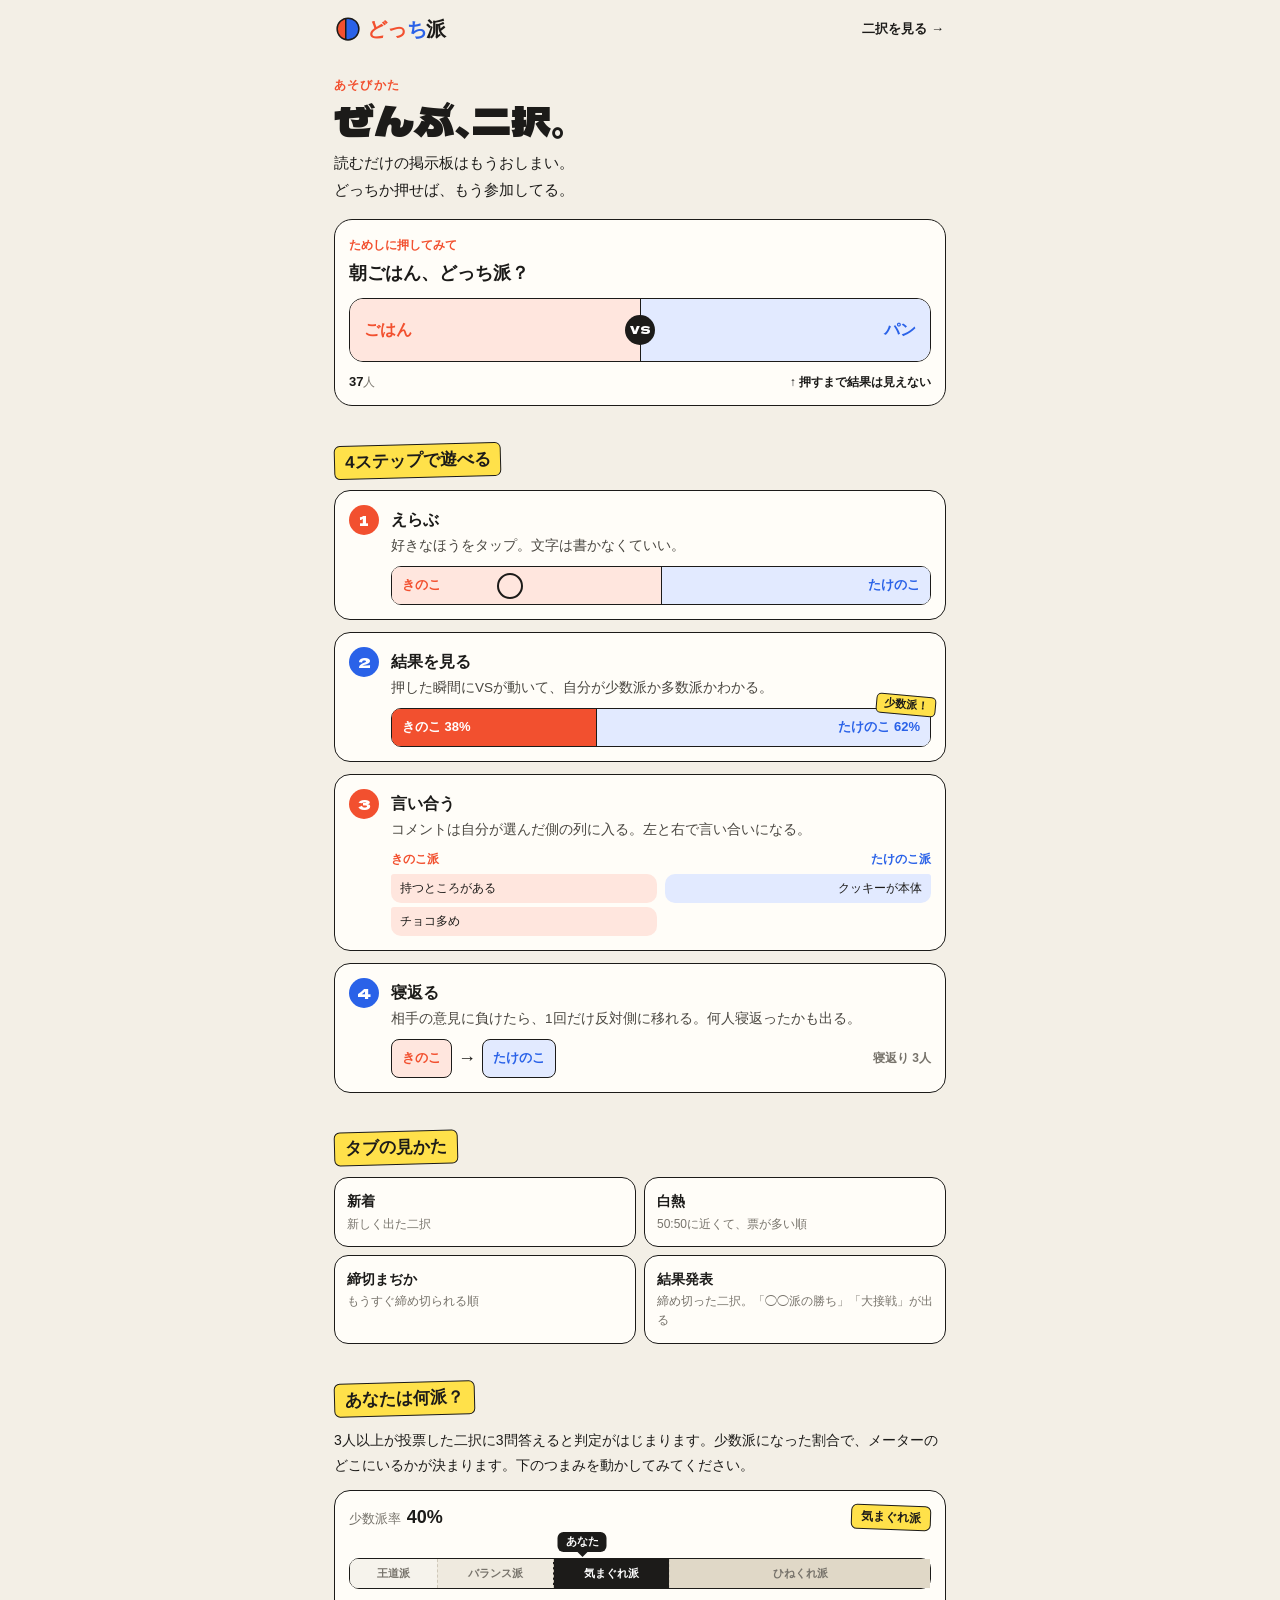
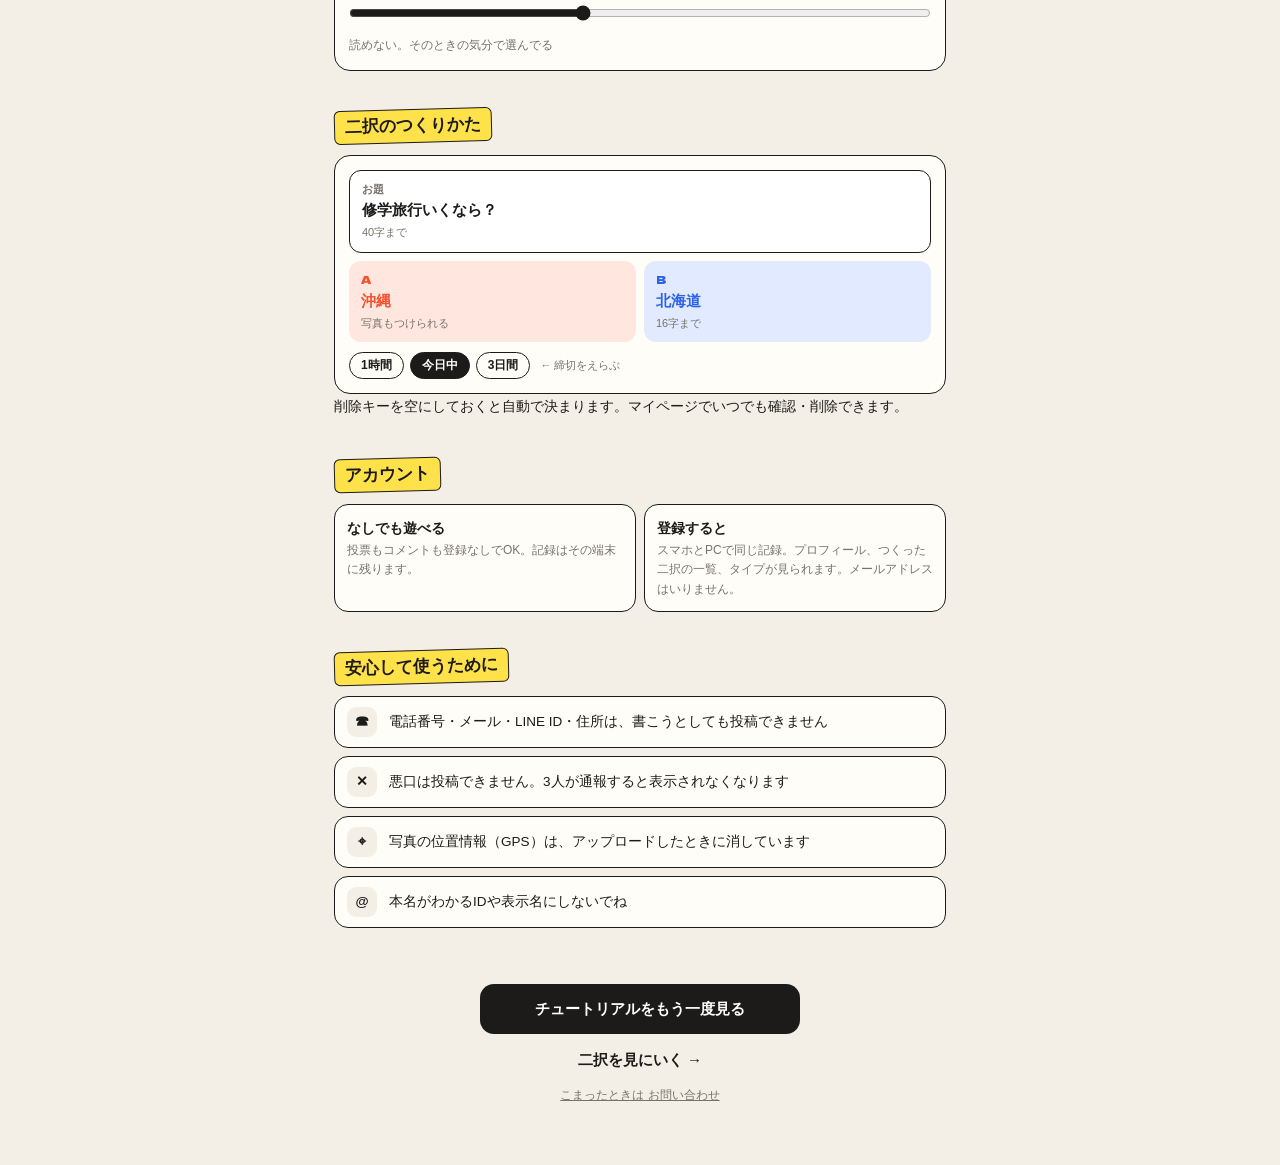
<file: static/about.html>
<!doctype html>
<html lang="ja">
<head>
<meta charset="utf-8">
<meta name="viewport" content="width=device-width, initial-scale=1, viewport-fit=cover">
<title>あそびかた - どっち派</title>
<link rel="icon" href="/static/favicon.svg" type="image/svg+xml">
<link rel="preconnect" href="https://fonts.googleapis.com">
<link rel="preconnect" href="https://fonts.gstatic.com" crossorigin>
<link href="https://fonts.googleapis.com/css2?family=Dela+Gothic+One&display=swap" rel="stylesheet">
<link rel="stylesheet" href="/static/style.css?v=33">
<script>if (window.self !== window.top) document.documentElement.classList.add("in-frame");</script>
</head>
<body class="guide">
<header class="top">
  <div class="top-in">
    <a class="logo" href="/"><img src="/static/favicon.svg" alt="" width="24" height="24"><span><b class="la">どっ</b><b class="lb">ち</b>派</span></a>
    <nav class="top-nav"><a href="/" class="login-link">二択を見る →</a></nav>
  </div>
</header>

<main class="wrap">
  <!-- 1. ためしに押してみる -->
  <section class="g-hero">
    <p class="g-kicker">あそびかた</p>
    <h1>ぜんぶ、二択。</h1>
    <p class="g-lead">読むだけの掲示板はもうおしまい。<br>どっちか押せば、もう参加してる。</p>

    <article class="card demo" id="demo1">
      <div class="card-head"><span class="who">ためしに押してみて</span><span class="sticker hidden"></span></div>
      <h2 class="q">朝ごはん、どっち派？</h2>
      <div class="rope" style="--pa: 50">
        <button type="button" class="side sa" data-side="a"><span class="opt">ごはん</span><span class="pct"></span></button>
        <span class="vs" aria-hidden="true">VS</span>
        <button type="button" class="side sb" data-side="b"><span class="opt">パン</span><span class="pct"></span></button>
      </div>
      <div class="card-foot"><span class="count"><b class="total">37</b>人</span><span class="g-hint" id="hint1">↑ 押すまで結果は見えない</span></div>
    </article>
  </section>

  <!-- 2. 4ステップ -->
  <section class="g-sec">
    <h2 class="g-h">4ステップで遊べる</h2>
    <ol class="g-steps">
      <li>
        <span class="g-num">1</span>
        <div class="g-body">
          <h3>えらぶ</h3>
          <p>好きなほうをタップ。文字は書かなくていい。</p>
          <div class="mini-rope"><span class="ma">きのこ</span><span class="mb">たけのこ</span><i class="tap"></i></div>
        </div>
      </li>
      <li>
        <span class="g-num">2</span>
        <div class="g-body">
          <h3>結果を見る</h3>
          <p>押した瞬間にVSが動いて、自分が少数派か多数派かわかる。</p>
          <div class="mini-rope result"><span class="ma on">きのこ 38%</span><span class="mb">たけのこ 62%</span><em class="mini-sticker">少数派！</em></div>
        </div>
      </li>
      <li>
        <span class="g-num">3</span>
        <div class="g-body">
          <h3>言い合う</h3>
          <p>コメントは自分が選んだ側の列に入る。左と右で言い合いになる。</p>
          <div class="mini-debate">
            <div><b class="a">きのこ派</b><i class="ba">持つところがある</i><i class="ba">チョコ多め</i></div>
            <div><b class="b">たけのこ派</b><i class="bb">クッキーが本体</i></div>
          </div>
        </div>
      </li>
      <li>
        <span class="g-num">4</span>
        <div class="g-body">
          <h3>寝返る</h3>
          <p>相手の意見に負けたら、1回だけ反対側に移れる。何人寝返ったかも出る。</p>
          <div class="mini-turn"><span class="ma">きのこ</span><span class="arrow">→</span><span class="mb">たけのこ</span><em>寝返り 3人</em></div>
        </div>
      </li>
    </ol>
  </section>

  <!-- 3. タブ -->
  <section class="g-sec">
    <h2 class="g-h">タブの見かた</h2>
    <div class="g-tabs">
      <div><b>新着</b><span>新しく出た二択</span></div>
      <div><b>白熱</b><span>50:50に近くて、票が多い順</span></div>
      <div><b>締切まぢか</b><span>もうすぐ締め切られる順</span></div>
      <div><b>結果発表</b><span>締め切った二択。「◯◯派の勝ち」「大接戦」が出る</span></div>
    </div>
  </section>

  <!-- 4. 何派か診断 -->
  <section class="g-sec">
    <h2 class="g-h">あなたは何派？</h2>
    <p class="g-p">3人以上が投票した二択に3問答えると判定がはじまります。少数派になった割合で、メーターのどこにいるかが決まります。下のつまみを動かしてみてください。</p>
    <div class="you ready g-you">
      <div class="you-top">
        <p class="you-title">少数派率 <b id="rateOut">40%</b></p>
        <span class="you-badge" id="typeOut">気まぐれ派</span>
      </div>
      <div class="scale" id="demoScale" style="--pos: 40">
        <span class="seg">王道派</span><span class="seg">バランス派</span><span class="seg hit">気まぐれ派</span><span class="seg">ひねくれ派</span>
        <span class="pin">あなた</span>
      </div>
      <input type="range" min="0" max="100" value="40" id="rateIn" aria-label="少数派率をうごかしてみる">
      <p class="g-small" id="descOut">読めない。そのときの気分で選んでる</p>
    </div>
  </section>

  <!-- 5. つくりかた -->
  <section class="g-sec">
    <h2 class="g-h">二択のつくりかた</h2>
    <div class="g-make">
      <div class="gm-q"><span>お題</span>修学旅行いくなら？<em>40字まで</em></div>
      <div class="gm-ab">
        <div class="gm-a"><span>A</span>沖縄<em>写真もつけられる</em></div>
        <div class="gm-b"><span>B</span>北海道<em>16字まで</em></div>
      </div>
      <div class="gm-dur"><i>1時間</i><i class="on">今日中</i><i>3日間</i><em>← 締切をえらぶ</em></div>
    </div>
    <p class="g-p">削除キーを空にしておくと自動で決まります。マイページでいつでも確認・削除できます。</p>
  </section>

  <!-- 6. アカウント -->
  <section class="g-sec">
    <h2 class="g-h">アカウント</h2>
    <div class="g-acc">
      <div><b>なしでも遊べる</b><span>投票もコメントも登録なしでOK。記録はその端末に残ります。</span></div>
      <div><b>登録すると</b><span>スマホとPCで同じ記録。プロフィール、つくった二択の一覧、タイプが見られます。メールアドレスはいりません。</span></div>
    </div>
  </section>

  <!-- 7. ルール -->
  <section class="g-sec">
    <h2 class="g-h">安心して使うために</h2>
    <ul class="g-rules">
      <li><i>☎</i>電話番号・メール・LINE ID・住所は、書こうとしても投稿できません</li>
      <li><i>✕</i>悪口は投稿できません。3人が通報すると表示されなくなります</li>
      <li><i>⌖</i>写真の位置情報（GPS）は、アップロードしたときに消しています</li>
      <li><i>@</i>本名がわかるIDや表示名にしないでね</li>
    </ul>
  </section>

  <div class="g-end">
    <a class="a-send" href="/?tour=1">チュートリアルをもう一度見る</a>
    <a class="g-back" href="/">二択を見にいく →</a>
    <a class="g-contact" href="/contact">こまったときは お問い合わせ</a>
  </div>
</main>

<script>
  // ためしに押す
  (function () {
    const card = document.getElementById("demo1");
    const result = { a: 41, b: 59 };
    card.addEventListener("click", (e) => {
      const btn = e.target.closest("[data-side]");
      if (!btn || card.classList.contains("voted")) return;
      const side = btn.dataset.side;
      card.classList.add("voted", "pop");
      card.querySelector(".rope").style.setProperty("--pa", result.a);
      card.querySelector(".sa .pct").innerHTML = result.a + "<small>%</small>";
      card.querySelector(".sb .pct").innerHTML = result.b + "<small>%</small>";
      card.querySelector(side === "a" ? ".sa" : ".sb").classList.add("me");
      const st = card.querySelector(".sticker");
      st.textContent = side === "a" ? "少数派！" : "多数派！";
      st.classList.toggle("hidden", false);
      card.querySelector(".total").textContent = 38;
      document.getElementById("hint1").textContent = side === "a" ? "少数派でした。言い合いで仲間をふやそう" : "多数派でした。少数派の言い分も聞いてみて";
    });
  })();

  // メーター
  (function () {
    const types = [[15, "王道派", "だいたいみんなと同じ"], [35, "バランス派", "ときどき少数派"], [55, "気まぐれ派", "読めない。そのときの気分で選んでる"], [101, "ひねくれ派", "みんなと逆にいきがち"]];
    const input = document.getElementById("rateIn");
    const scale = document.getElementById("demoScale");
    const segs = scale.querySelectorAll(".seg");
    input.addEventListener("input", () => {
      const r = +input.value;
      const idx = types.findIndex((t) => r < t[0]);
      scale.style.setProperty("--pos", r);
      segs.forEach((s, i) => s.classList.toggle("hit", i === idx));
      document.getElementById("rateOut").textContent = r + "%";
      document.getElementById("typeOut").textContent = types[idx][1];
      document.getElementById("descOut").textContent = types[idx][2];
    });
  })();
</script>
</body>
</html>
</file>
<file: static/style.css>
:root {
  --ink: #1c1b19;
  --sub: #77736b;
  --paper: #f3efe6;
  --card: #fffdf8;
  --line: #1c1b19;
  --a: #f2502f;
  --a-soft: #ffe6de;
  --b: #2a62e8;
  --b-soft: #e2eaff;
  --sticker: #ffe14a;
  --display: "Dela Gothic One", "Hiragino Sans", sans-serif;
  --body: -apple-system, BlinkMacSystemFont, "Hiragino Sans", "Hiragino Kaku Gothic ProN", "Noto Sans JP", "Yu Gothic", sans-serif;
}

* { box-sizing: border-box; }
html { -webkit-text-size-adjust: 100%; }

body {
  margin: 0;
  color: var(--ink);
  background: var(--paper);
  font-family: var(--body);
  font-size: 15px;
  line-height: 1.6;
}

a { color: inherit; }
button, input { font: inherit; color: inherit; }
button { cursor: pointer; }
[hidden], .hidden { display: none !important; }

/* ヘッダー */
.top {
  position: sticky;
  top: 0;
  z-index: 20;
  background: var(--paper);
}

.top-in {
  display: flex;
  align-items: center;
  justify-content: space-between;
  max-width: 640px;
  height: 58px;
  margin: 0 auto;
  padding: 0 16px;
}

.logo {
  display: flex;
  align-items: center;
  gap: 7px;
  font-size: 20px;
  font-weight: 900;
  letter-spacing: -.01em;
  text-decoration: none;
}

.logo b { font-weight: 900; }
.la { color: var(--a); }
.lb { color: var(--b); }

.top-nav {
  display: flex;
  align-items: center;
  gap: 16px;
  font-size: 13px;
}

.top-nav a { color: var(--sub); text-decoration: underline; text-underline-offset: 3px; text-decoration-color: #cfc9bd; }

/* A|B の札みたいなボタン */
.make-btn {
  display: inline-flex;
  align-items: stretch;
  padding: 0 12px 0 0;
  font-size: 13px;
  font-weight: 700;
  line-height: 30px;
  color: var(--ink);
  background: var(--card);
  border: 1.5px solid var(--ink);
  border-radius: 8px;
  overflow: hidden;
}

.make-btn i {
  width: 22px;
  font-style: normal;
  font-size: 12px;
  text-align: center;
  color: #fff;
}

.make-btn .ka { background: var(--a); }
.make-btn .kb { background: var(--b); margin-right: 9px; }
.make-btn:hover { background: #fff; }
.make-btn:active { transform: translateY(1px); }

.make-btn.big { margin-top: 16px; font-size: 14px; line-height: 40px; padding-right: 16px; }
.make-btn.big i { width: 28px; }

.wrap {
  max-width: 640px;
  margin: 0 auto;
  padding: 0 14px 80px;
}

.flash {
  margin: 14px 0 0;
  padding: 10px 12px;
  font-size: 13px;
  background: var(--a-soft);
  border-radius: 10px;
}

/* あなたは何派（メーター） */
.you {
  margin-top: 8px;
  padding: 12px 14px 14px;
  background: var(--card);
  border: 1.5px solid var(--line);
  border-radius: 16px;
}

.you-top {
  display: flex;
  align-items: center;
  gap: 8px;
  min-height: 28px;
}

.you-title {
  margin: 0;
  font-size: 13px;
  color: var(--sub);
}

.you-title b {
  margin-left: 2px;
  font-size: 18px;
  font-weight: 900;
  color: var(--ink);
}

.you-title .q-mark { color: #b9b2a3; letter-spacing: .05em; }

.you-badge {
  margin-left: auto;
  padding: 2px 9px;
  font-size: 12px;
  font-weight: 700;
  background: var(--sticker);
  border: 1.5px solid var(--line);
  border-radius: 6px;
  transform: rotate(2deg);
}

.you-steps {
  display: inline-flex;
  align-items: center;
  gap: 4px;
  margin-left: auto;
}

.you-steps i {
  width: 18px;
  height: 18px;
  border: 1.5px dashed #b9b2a3;
  border-radius: 5px;
}

.you-steps i.on { border: 1.5px solid var(--line); }
.you-steps i.on:nth-child(1) { background: var(--a); }
.you-steps i.on:nth-child(2) { background: var(--b); }
.you-steps i.on:nth-child(3) { background: var(--sticker); }

.you-steps em {
  margin-left: 4px;
  font-style: normal;
  font-size: 12px;
  font-weight: 700;
}

.scale {
  position: relative;
  display: grid;
  grid-template-columns: 15fr 20fr 20fr 45fr;
  margin-top: 26px;
  border: 1.5px solid var(--line);
  border-radius: 10px;
  overflow: visible;
}

.seg {
  padding: 6px 2px;
  font-size: 11px;
  font-weight: 700;
  text-align: center;
  white-space: nowrap;
  color: var(--sub);
}

.seg + .seg { border-left: 1.5px dashed #cfc8b9; }
.seg:first-child { border-radius: 8px 0 0 8px; }
.seg:last-child { border-radius: 0 8px 8px 0; }
.seg:nth-child(1) { background: #f6f3ec; }
.seg:nth-child(2) { background: #efeadf; }
.seg:nth-child(3) { background: #e8e1d3; }
.seg:nth-child(4) { background: #e0d8c7; }
.seg.hit { background: var(--ink); color: #fff; }

.pin {
  position: absolute;
  bottom: calc(100% + 7px);
  left: clamp(18px, calc(var(--pos) * 1%), calc(100% - 18px));
  transform: translateX(-50%);
  padding: 1px 8px;
  font-size: 11px;
  font-weight: 800;
  color: #fff;
  white-space: nowrap;
  background: var(--ink);
  border-radius: 6px;
  transition: left .8s cubic-bezier(.2, .9, .2, 1);
}

.pin::after {
  content: "";
  position: absolute;
  top: 100%;
  left: 50%;
  margin-left: -5px;
  border: 5px solid transparent;
  border-top-color: var(--ink);
}

.pin.unknown {
  background: #b9b2a3;
  animation: wobble 2.4s ease-in-out infinite;
}

.pin.unknown::after { border-top-color: #b9b2a3; }

@keyframes wobble {
  0%, 100% { left: 30%; }
  50% { left: 70%; }
}

/* タブ */
.tabs {
  display: flex;
  gap: 6px;
  margin: 18px 0 12px;
  overflow-x: auto;
  scrollbar-width: none;
}

.tabs a {
  flex: none;
  padding: 6px 14px;
  font-size: 13px;
  font-weight: 700;
  text-decoration: none;
  color: var(--sub);
  border: 1.5px solid transparent;
  border-radius: 99px;
}

.tabs a.on {
  color: var(--ink);
  background: var(--card);
  border-color: var(--line);
}

/* 二択カード */
.list { display: grid; gap: 14px; }

.card {
  padding: 14px 14px 12px;
  background: var(--card);
  border: 1.5px solid var(--line);
  border-radius: 18px;
}

.card-head {
  display: flex;
  align-items: center;
  gap: 8px;
  font-size: 12px;
  color: var(--sub);
  min-height: 22px;
}

.left.soon { color: var(--a); font-weight: 700; }

.sticker {
  margin-left: auto;
  padding: 2px 10px;
  font-family: var(--display);
  font-size: 12px;
  color: var(--ink);
  background: var(--sticker);
  border: 1.5px solid var(--line);
  border-radius: 6px;
  transform: rotate(-4deg);
}

.q {
  margin: 4px 0 12px;
  font-size: 18px;
  line-height: 1.45;
  font-weight: 800;
  overflow-wrap: anywhere;
}

h1.q { font-size: 21px; }
.q a { text-decoration: none; }

/* 写真 */
.pics {
  display: grid;
  grid-template-columns: 1fr 1fr;
  gap: 8px;
  margin-bottom: 8px;
}

.pic {
  aspect-ratio: 1;
  padding: 0;
  overflow: hidden;
  background: var(--paper);
  border: 1.5px solid var(--line);
  border-radius: 12px;
}

.pic img { width: 100%; height: 100%; object-fit: cover; display: block; }
.pic span { font-size: 12px; color: var(--sub); }
.pic.pa { outline-color: var(--a); }
.pic.pb { outline-color: var(--b); }
.card:not(.voted) .pic:hover { outline: 3px solid; outline-offset: -3px; }

/* 綱引きバー */
.rope {
  --w: clamp(24%, calc(var(--pa) * 1%), 76%);
  position: relative;
  display: flex;
  min-height: 64px;
  border: 1.5px solid var(--line);
  border-radius: 14px;
  overflow: hidden;
}

.side {
  display: flex;
  flex-direction: column;
  justify-content: center;
  gap: 0;
  min-width: 0;
  padding: 10px 14px;
  border: 0;
  text-align: left;
  transition: flex-basis .8s cubic-bezier(.2, .9, .2, 1), background-color .2s;
}

.sa { flex: 0 0 var(--w); background: var(--a-soft); color: var(--a); padding-right: 22px; }
.sb { flex: 1 1 auto; background: var(--b-soft); color: var(--b); text-align: right; align-items: flex-end; padding-left: 22px; border-left: 1.5px solid var(--line); }

.opt {
  font-weight: 800;
  font-size: 16px;
  line-height: 1.3;
  overflow-wrap: anywhere;
}

.pct {
  font-family: var(--display);
  font-size: 22px;
  line-height: 1.2;
}

.pct:empty { display: none; }
.pct small { font-size: 12px; margin-left: 1px; }

.vs {
  position: absolute;
  top: 50%;
  left: var(--w);
  width: 30px;
  height: 30px;
  margin: -15px 0 0 -15px;
  display: grid;
  place-items: center;
  font-family: var(--display);
  font-size: 11px;
  color: #fff;
  background: var(--ink);
  border-radius: 50%;
  transition: left .8s cubic-bezier(.2, .9, .2, 1);
  pointer-events: none;
}

.card:not(.voted) .side:hover,
.card:not(.voted) .side:focus-visible { outline: none; }
.card:not(.voted) .sa:hover { background: #ffd6c9; }
.card:not(.voted) .sb:hover { background: #cfdcff; }
.card:not(.voted) .side:active { filter: brightness(.95); }

.voted .side { cursor: default; }
.voted .sa.me { background: var(--a); color: #fff; }
.voted .sb.me { background: var(--b); color: #fff; }
.voted .side.me .opt::after {
  content: "あなた";
  display: inline-block;
  margin-left: 6px;
  padding: 0 6px;
  font-size: 10px;
  font-weight: 700;
  vertical-align: 2px;
  color: var(--ink);
  background: #fff;
  border-radius: 4px;
}

.voted .sb.me .opt::after { margin: 0 6px 0 0; }
.voted .sb.me .opt { display: flex; flex-direction: row-reverse; align-items: center; justify-content: flex-start; flex-wrap: wrap; }
.voted .sa.me .opt { display: flex; align-items: center; flex-wrap: wrap; }

.closed .side { cursor: default; }

.card-foot {
  display: flex;
  align-items: center;
  gap: 12px;
  margin-top: 10px;
  font-size: 12px;
  color: var(--sub);
}

.count b { color: var(--ink); font-size: 13px; }

.verdict {
  padding: 1px 8px;
  font-weight: 700;
  color: var(--ink);
  background: var(--sticker);
  border-radius: 4px;
}

.talk {
  margin-left: auto;
  padding: 4px 12px;
  font-weight: 700;
  color: var(--ink);
  text-decoration: none;
  border: 1.5px solid var(--line);
  border-radius: 99px;
}

.talk:hover { background: var(--paper); }

.card.pop .rope { animation: shake .35s; }

@keyframes shake {
  30% { transform: translateX(-3px); }
  60% { transform: translateX(3px); }
}

.empty {
  padding: 50px 0;
  text-align: center;
  color: var(--sub);
}

.empty p { margin: 0; }

/* 詳細 */
.back {
  display: inline-block;
  margin: 14px 0 10px;
  font-size: 13px;
  color: var(--sub);
  text-decoration: none;
}

.turn {
  margin: 10px 2px 0;
  font-size: 13px;
  color: var(--sub);
}

.turn-btn {
  padding: 0;
  font-weight: 700;
  color: var(--ink);
  background: none;
  border: 0;
  text-decoration: underline;
  text-underline-offset: 3px;
}

.debate {
  display: grid;
  grid-template-columns: 1fr 1fr;
  gap: 10px;
  margin-top: 22px;
}

.col h3 {
  margin: 0 0 8px;
  font-size: 13px;
  font-weight: 800;
  overflow-wrap: anywhere;
}

.col h3 span { font-weight: 400; color: var(--sub); }
.ca h3 { color: var(--a); }
.cb h3 { color: var(--b); text-align: right; }

.col ul {
  list-style: none;
  margin: 0;
  padding: 0;
  display: grid;
  gap: 6px;
  align-content: start;
}

.col li {
  padding: 8px 11px;
  font-size: 14px;
  line-height: 1.5;
  border-radius: 14px;
  overflow-wrap: anywhere;
}

.ca li { background: var(--a-soft); border-top-left-radius: 4px; }
.cb li { background: var(--b-soft); border-top-right-radius: 4px; }
.col li.new { animation: in .4s ease-out; }

@keyframes in {
  from { opacity: 0; transform: translateY(6px); }
}

.say {
  position: sticky;
  bottom: 0;
  margin: 16px -14px 0;
  padding: 10px 14px calc(10px + env(safe-area-inset-bottom));
  background: var(--paper);
  border-top: 1.5px solid var(--line);
}

.say-row { display: flex; gap: 8px; }

.say input {
  flex: 1;
  min-width: 0;
  padding: 10px 12px;
  font-size: 15px;
  background: var(--card);
  border: 1.5px solid var(--line);
  border-radius: 12px;
  outline: none;
}

.say-a input { border-color: var(--a); }
.say-b input { border-color: var(--b); }

.say button {
  padding: 0 18px;
  font-weight: 700;
  color: #fff;
  background: var(--ink);
  border: 0;
  border-radius: 12px;
}

.say-a button { background: var(--a); }
.say-b button { background: var(--b); }
.say.locked input { background: transparent; border-style: dashed; border-color: var(--sub); }
.say.locked button { opacity: .3; }

.q-menu {
  margin-top: 28px;
  font-size: 12px;
  color: var(--sub);
}

.q-menu summary { cursor: pointer; }

.q-menu-in {
  display: flex;
  align-items: center;
  gap: 16px;
  margin-top: 10px;
}

.link { padding: 0; background: none; border: 0; color: var(--a); text-decoration: underline; }

.del { display: flex; gap: 6px; }

.del input {
  width: 110px;
  padding: 6px 8px;
  background: var(--card);
  border: 1px solid #cfc9bd;
  border-radius: 8px;
}

.del button {
  padding: 6px 12px;
  background: var(--card);
  border: 1px solid #cfc9bd;
  border-radius: 8px;
}

.err {
  margin: 0 0 10px;
  padding: 8px 10px;
  font-size: 13px;
  color: #9b2a12;
  background: var(--a-soft);
  border-radius: 10px;
}

/* つくる */
.make {
  width: min(520px, calc(100% - 20px));
  max-height: calc(100% - 20px);
  padding: 0;
  color: var(--ink);
  background: var(--card);
  border: 1.5px solid var(--line);
  border-radius: 20px;
}

.make::backdrop { background: rgba(28, 27, 25, .45); }

.make form { padding: 16px 18px 18px; }

.make-head {
  display: flex;
  align-items: center;
  justify-content: space-between;
  margin-bottom: 12px;
}

.make h2 { margin: 0; font-family: var(--display); font-weight: 400; font-size: 20px; }

.x {
  width: 34px;
  height: 34px;
  font-size: 20px;
  line-height: 1;
  background: none;
  border: 0;
  border-radius: 50%;
}

.x:hover { background: var(--paper); }

.m-field { display: block; }
.m-field > span,
.m-dur legend { display: block; margin-bottom: 4px; font-size: 12px; font-weight: 700; color: var(--sub); }

.make input[type="text"],
.make input:not([type]),
.m-field input {
  width: 100%;
  padding: 10px 12px;
  font-size: 16px;
  background: #fff;
  border: 1.5px solid var(--line);
  border-radius: 12px;
  outline: none;
}

.m-opts {
  display: grid;
  grid-template-columns: 1fr 1fr;
  gap: 8px;
  margin-top: 12px;
}

.m-opt {
  display: flex;
  flex-direction: column;
  gap: 6px;
  padding: 10px;
  border-radius: 14px;
}

.m-opt > span:first-child { font-family: var(--display); font-size: 14px; }
.oa { background: var(--a-soft); color: var(--a); }
.ob { background: var(--b-soft); color: var(--b); }
.m-opt input:not([type="file"]) { color: var(--ink); }
.oa input:not([type="file"]) { border-color: var(--a) !important; }
.ob input:not([type="file"]) { border-color: var(--b) !important; }

.m-pic { position: relative; font-size: 12px; }
.m-pic input { position: absolute; inset: 0; opacity: 0; cursor: pointer; }
.m-pic i {
  display: inline-block;
  padding: 3px 10px;
  font-style: normal;
  font-weight: 700;
  background: #fff;
  border-radius: 99px;
}

.m-pic.has i { color: #fff; background: currentColor; }
.m-pic.has i::before { content: "✓ "; }
.oa .m-pic.has i { background: var(--a); color: #fff; }
.ob .m-pic.has i { background: var(--b); color: #fff; }

.m-dur {
  display: flex;
  flex-wrap: wrap;
  gap: 6px;
  margin: 14px 0 0;
  padding: 0;
  border: 0;
}

.m-dur legend { width: 100%; padding: 0; }
.m-dur input { position: absolute; opacity: 0; pointer-events: none; }

.m-dur span {
  display: block;
  padding: 5px 14px;
  font-size: 13px;
  font-weight: 700;
  border: 1.5px solid var(--line);
  border-radius: 99px;
  cursor: pointer;
}

.m-dur input:checked + span { color: #fff; background: var(--ink); }
.m-dur input:focus-visible + span { outline: 2px solid var(--b); outline-offset: 2px; }

.m-row {
  display: flex;
  gap: 8px;
  margin-top: 14px;
}

.m-row input {
  flex: 1;
  min-width: 0;
  padding: 9px 12px !important;
  font-size: 14px !important;
  border: 1px solid #cfc9bd !important;
}

.m-send {
  width: 100%;
  margin-top: 16px;
  padding: 13px;
  font-family: var(--display);
  font-size: 16px;
  color: #fff;
  background: var(--ink);
  border: 0;
  border-radius: 14px;
}

.m-send:disabled { opacity: .5; }

/* あそびかた */
.doc h1 { font-family: var(--display); font-weight: 400; font-size: 24px; margin: 26px 0 6px; }
.doc .lead { margin: 0 0 20px; }
.doc h2 { font-size: 15px; margin: 26px 0 8px; }
.doc ol, .doc ul { margin: 0; padding-left: 1.3em; }
.doc li + li { margin-top: 4px; }
.types { display: grid; grid-template-columns: auto 1fr; gap: 6px 14px; margin: 0; }
.types dt { font-weight: 800; }
.types dd { margin: 0; color: var(--sub); }

@media (max-width: 420px) {
  .opt { font-size: 15px; }
  .pct { font-size: 20px; }
  .debate { gap: 8px; }
  .col li { font-size: 13.5px; padding: 7px 10px; }
}

@media (prefers-reduced-motion: reduce) {
  .side, .vs { transition: none; }
  .card.pop .rope, .col li.new { animation: none; }
}

/* ---------- スマホ表示の切りかえ ---------- */
.view-btn {
  display: inline-flex;
  align-items: center;
  gap: 5px;
  padding: 5px 10px;
  font-size: 12px;
  font-weight: 700;
  color: var(--sub);
  background: transparent;
  border: 1.5px solid #cfc8b9;
  border-radius: 8px;
}

.view-btn:hover { color: var(--ink); border-color: var(--ink); }
.view-btn.big { padding: 9px 14px; font-size: 13px; color: var(--ink); border-color: var(--ink); background: var(--card); }

@media (max-width: 759px) { .view-btn { display: none; } }
.in-frame .view-btn { display: none; }

.phone-page {
  display: flex;
  align-items: center;
  justify-content: center;
  gap: 56px;
  min-height: 100vh;
  padding: 24px;
}

.phone-side {
  display: flex;
  flex-direction: column;
  align-items: flex-start;
  gap: 14px;
  max-width: 220px;
}

.phone-side .logo { font-size: 26px; }
.phone-lead { margin: 0; font-size: 13px; color: var(--sub); line-height: 1.8; }

.link-plain {
  padding: 0;
  font-size: 12px;
  color: var(--sub);
  background: none;
  border: 0;
  text-decoration: underline;
  text-underline-offset: 3px;
}

.phone-stage { position: relative; flex: none; }

.phone {
  position: absolute;
  top: 0;
  left: 0;
  width: 414px;
  height: 868px;
  padding: 12px;
  transform-origin: 0 0;
  background: #121212;
  border-radius: 64px;
  box-shadow:
    0 0 0 2px #5b5852,
    0 0 0 5px #8d8a83,
    0 0 0 6px #4a4843,
    0 40px 70px -30px rgba(40, 30, 10, .55),
    0 12px 24px -12px rgba(40, 30, 10, .35);
}

.phone-screen {
  position: relative;
  width: 390px;
  height: 844px;
  overflow: hidden;
  background: var(--paper);
  border-radius: 52px;
}

.status {
  position: absolute;
  top: 0;
  left: 0;
  right: 0;
  z-index: 3;
  display: flex;
  align-items: center;
  justify-content: space-between;
  height: 54px;
  padding: 4px 30px 0 46px;
  font: 600 16px/1 -apple-system, BlinkMacSystemFont, "SF Pro Text", "Helvetica Neue", sans-serif;
  color: #000;
  background: var(--paper);
  pointer-events: none;
}

.st-time { width: 54px; letter-spacing: -.01em; }

.st-icons { display: flex; align-items: center; gap: 6px; }
.st-icons svg { fill: #000; }

.battery {
  position: relative;
  width: 26px;
  height: 12.5px;
  border: 1.2px solid rgba(0, 0, 0, .4);
  border-radius: 4px;
}

.battery::after {
  content: "";
  position: absolute;
  right: -4px;
  top: 3.5px;
  width: 2px;
  height: 4px;
  background: rgba(0, 0, 0, .4);
  border-radius: 0 1px 1px 0;
}

.battery i {
  position: absolute;
  inset: 1.5px;
  right: 6px;
  background: #000;
  border-radius: 2px;
}

.island {
  position: absolute;
  top: 11px;
  left: 50%;
  width: 124px;
  height: 36px;
  margin-left: -62px;
  background: #000;
  border-radius: 20px;
}

.phone-screen iframe {
  position: absolute;
  top: 54px;
  left: 0;
  display: block;
  width: 390px;
  height: 790px;
  border: 0;
  background: var(--paper);
}

.home-bar {
  position: absolute;
  bottom: 8px;
  left: 50%;
  z-index: 3;
  width: 134px;
  height: 5px;
  margin-left: -67px;
  background: #111;
  border-radius: 3px;
  pointer-events: none;
}

.glass {
  position: absolute;
  inset: 0;
  z-index: 4;
  border-radius: 52px;
  background: linear-gradient(125deg, rgba(255, 255, 255, .09) 0%, rgba(255, 255, 255, 0) 32%);
  box-shadow: inset 0 0 0 1px rgba(0, 0, 0, .25);
  pointer-events: none;
}

.phone-btn {
  position: absolute;
  width: 5px;
  background: linear-gradient(90deg, #6f6c66, #9c9992 50%, #6f6c66);
  border-radius: 2px;
}

.phone-btn.act { left: -9px; top: 168px; height: 32px; }
.phone-btn.vol-up { left: -9px; top: 226px; height: 62px; }
.phone-btn.vol-down { left: -9px; top: 300px; height: 62px; }
.phone-btn.power { right: -9px; top: 262px; height: 100px; }

/* スマホの枠の中：スクロールバーを消して、指っぽいカーソルに */
.in-frame, .in-frame body { scrollbar-width: none; }
.in-frame ::-webkit-scrollbar { display: none; }

.in-frame body {
  cursor: url("data:image/svg+xml,%3Csvg xmlns='http://www.w3.org/2000/svg' width='28' height='28'%3E%3Ccircle cx='14' cy='14' r='11' fill='rgba(28,27,25,.18)' stroke='rgba(28,27,25,.55)' stroke-width='1.5'/%3E%3C/svg%3E") 14 14, auto;
  -webkit-tap-highlight-color: transparent;
}

.in-frame a, .in-frame button, .in-frame label, .in-frame summary, .in-frame .side, .in-frame .pic {
  cursor: url("data:image/svg+xml,%3Csvg xmlns='http://www.w3.org/2000/svg' width='28' height='28'%3E%3Ccircle cx='14' cy='14' r='11' fill='rgba(28,27,25,.32)' stroke='rgba(28,27,25,.7)' stroke-width='1.5'/%3E%3C/svg%3E") 14 14, pointer;
}

.in-frame .top { position: sticky; }

@media (max-width: 759px) {
  .in-frame body { padding-bottom: 92px; }
  .in-frame .bottom-nav { padding-bottom: 26px; }
  .in-frame .say { bottom: 88px; }
}

@media (max-width: 759px) {
  .phone-side { display: none; }
}

/* ---------- チュートリアル ---------- */
.tour-block {
  position: fixed;
  inset: 0;
  z-index: 90;
}

.tour-spot {
  position: fixed;
  z-index: 91;
  border-radius: 16px;
  box-shadow: 0 0 0 3px var(--sticker), 0 0 0 9999px rgba(28, 27, 25, .62);
  pointer-events: none;
  transition: all .35s cubic-bezier(.2, .9, .2, 1);
}

.tour-tip {
  position: fixed;
  z-index: 92;
  width: min(320px, calc(100vw - 24px));
  padding: 14px 16px 12px;
  background: var(--card);
  border: 1.5px solid var(--line);
  border-radius: 16px;
  transition: top .35s cubic-bezier(.2, .9, .2, 1), left .35s cubic-bezier(.2, .9, .2, 1);
}

.tour-step {
  display: inline-block;
  padding: 1px 8px;
  font-size: 11px;
  font-weight: 800;
  background: var(--sticker);
  border: 1.5px solid var(--line);
  border-radius: 6px;
  transform: rotate(-3deg);
}

.tour-tip h3 { margin: 8px 0 4px; font-size: 17px; font-weight: 900; }
.tour-tip p { margin: 0; font-size: 13.5px; line-height: 1.7; color: #4a4741; }

.tour-nav {
  display: flex;
  align-items: center;
  justify-content: space-between;
  margin-top: 12px;
}

.tour-dots { display: flex; gap: 5px; }
.tour-dots i { width: 7px; height: 7px; border-radius: 50%; background: #d8d1c2; }
.tour-dots i.on { background: var(--ink); }

.tour-skip { padding: 0; font-size: 12px; color: var(--sub); background: none; border: 0; }

.tour-next {
  padding: 7px 16px;
  font-size: 13px;
  font-weight: 800;
  color: #fff;
  background: var(--ink);
  border: 0;
  border-radius: 10px;
}

.tour-next.last { background: var(--a); }

/* ---------- アカウントまわり ---------- */
.avatar {
  display: inline-grid;
  place-items: center;
  flex: none;
  width: var(--s);
  height: var(--s);
  font-size: calc(var(--s) * .46);
  font-weight: 900;
  line-height: 1;
  color: #fff;
  background: var(--c);
  border: 1.5px solid var(--line);
  border-radius: 50%;
}

.me-link { display: flex; text-decoration: none; }
.login-link { font-weight: 700; color: var(--ink) !important; text-decoration: none !important; }
.who.named { color: var(--ink); font-weight: 700; text-decoration: none; }
.who.named:hover { text-decoration: underline; }

.flash.ok { background: #e3f4e8; }

.auth { display: flex; justify-content: center; padding: 20px 0 40px; }

.auth-card {
  width: 100%;
  max-width: 420px;
  padding: 18px 18px 20px;
  background: var(--card);
  border: 1.5px solid var(--line);
  border-radius: 20px;
}

.auth-switch {
  display: grid;
  grid-template-columns: 1fr 1fr;
  padding: 3px;
  background: var(--paper);
  border-radius: 12px;
}

.auth-switch a {
  padding: 7px 0;
  font-size: 13px;
  font-weight: 700;
  text-align: center;
  color: var(--sub);
  text-decoration: none;
  border-radius: 9px;
}

.auth-switch a.on { color: var(--ink); background: var(--card); box-shadow: 0 0 0 1.5px var(--line); }

.auth h1 { margin: 18px 0 4px; font-size: 22px; font-weight: 900; }
.auth-lead { margin: 0 0 14px; font-size: 13px; color: var(--sub); }
.auth-note { margin: 14px 0 0; font-size: 12px; color: var(--sub); }

.a-field { display: block; margin-top: 14px; }
.a-field > span { display: block; margin-bottom: 5px; font-size: 12px; font-weight: 700; color: var(--sub); }
.a-field small { display: block; margin-top: 4px; font-size: 11px; color: var(--sub); }

.a-field input:not([type="radio"]) {
  width: 100%;
  padding: 10px 12px;
  font-size: 16px;
  background: #fff;
  border: 1.5px solid var(--line);
  border-radius: 12px;
  outline: none;
}

.a-field input:not([type="radio"]):focus { box-shadow: 0 0 0 3px var(--b-soft); }

.a-at { position: relative; }
.a-at i { position: absolute; left: 12px; top: 50%; transform: translateY(-50%); font-style: normal; color: var(--sub); }
.a-at input { padding-left: 30px !important; }

.a-colors, .a-grades { display: flex; flex-wrap: wrap; gap: 8px; }
.a-colors input, .a-grades input { position: absolute; opacity: 0; pointer-events: none; }

.a-colors i {
  display: grid;
  place-items: center;
  width: 36px;
  height: 36px;
  background: var(--c);
  border: 1.5px solid var(--line);
  border-radius: 50%;
  cursor: pointer;
}

.a-initial { color: #fff; font-size: 15px; font-weight: 900; opacity: 0; }
.a-colors input:checked + i { box-shadow: 0 0 0 3px var(--paper), 0 0 0 5px var(--ink); }
.a-colors input:checked + i .a-initial { opacity: 1; }

.a-grades i {
  display: block;
  padding: 6px 14px;
  font-size: 13px;
  font-weight: 700;
  font-style: normal;
  border: 1.5px solid var(--line);
  border-radius: 99px;
  cursor: pointer;
}

.a-grades input:checked + i { color: #fff; background: var(--ink); }

.a-send {
  display: block;
  width: 100%;
  margin-top: 20px;
  padding: 13px;
  font-size: 15px;
  font-weight: 900;
  text-align: center;
  text-decoration: none;
  color: #fff;
  background: var(--ink);
  border: 0;
  border-radius: 14px;
}

.a-send.small { display: inline-block; width: auto; margin-top: 12px; padding: 9px 18px; font-size: 13px; }

/* プロフィール */
.profile {
  margin-top: 14px;
  padding: 16px;
  background: var(--card);
  border: 1.5px solid var(--line);
  border-radius: 20px;
}

.pf-top { display: flex; align-items: center; gap: 14px; }
.pf-name h1 { margin: 0; font-size: 22px; font-weight: 900; line-height: 1.3; }
.pf-name p { margin: 0; font-size: 13px; color: var(--sub); }

.pf-grade {
  margin-left: 8px;
  padding: 0 7px;
  font-size: 11px;
  font-weight: 700;
  color: var(--ink);
  border: 1.5px solid var(--line);
  border-radius: 99px;
}

.pf-bio { margin: 12px 0 0; font-size: 14px; }

.pf-type {
  display: flex;
  flex-wrap: wrap;
  align-items: baseline;
  gap: 2px 10px;
  margin-top: 14px;
  padding: 10px 12px;
  background: var(--paper);
  border-radius: 12px;
}

.pf-type-label { font-size: 11px; font-weight: 700; color: var(--sub); }
.pf-type b { font-size: 18px; font-weight: 900; color: #b9b2a3; }
.pf-type.ready b { color: var(--ink); }
.pf-type-sub { font-size: 12px; color: var(--sub); }

.pf-stats {
  display: grid;
  grid-template-columns: repeat(4, 1fr);
  margin: 12px 0 0;
  text-align: center;
}

.pf-stats div + div { border-left: 1px solid #e2dccf; }
.pf-stats dt { font-size: 11px; color: var(--sub); }
.pf-stats dd { margin: 0; font-size: 22px; font-weight: 900; font-variant-numeric: tabular-nums; }

.pf-edit { margin-top: 14px; font-size: 13px; }
.pf-edit summary { cursor: pointer; font-weight: 700; color: var(--sub); }
.pf-logout { margin-top: 16px; }
.pf-logout button { padding: 0; font-size: 12px; color: var(--a); background: none; border: 0; text-decoration: underline; }

.pf-cta { margin-top: 14px; padding-top: 12px; border-top: 1px dashed #d8d1c2; font-size: 13px; }
.pf-cta p { margin: 0; color: var(--sub); }
.pf-cta div { display: flex; align-items: center; gap: 14px; }
.pf-login { margin-top: 12px; font-weight: 700; }

/* 自分の二択＋削除キー */
.mine-wrap .card { border-bottom-left-radius: 0; border-bottom-right-radius: 0; }

.mine-bar {
  display: flex;
  align-items: center;
  gap: 10px;
  padding: 9px 14px;
  font-size: 12px;
  color: var(--sub);
  background: #ebe6da;
  border: 1.5px solid var(--line);
  border-top: 0;
  border-radius: 0 0 18px 18px;
}

.mine-bar code, .made-note code, .own-key code {
  padding: 1px 8px;
  font-family: ui-monospace, Menlo, monospace;
  font-size: 13px;
  font-weight: 700;
  letter-spacing: .12em;
  color: var(--ink);
  background: #fff;
  border: 1px solid #cfc8b9;
  border-radius: 6px;
}

.mine-bar button {
  padding: 3px 10px;
  font-size: 12px;
  font-weight: 700;
  background: #fff;
  border: 1px solid #cfc8b9;
  border-radius: 8px;
}

.key-del { margin-left: auto; color: var(--a); }
.key-del.sure { color: #fff; background: var(--a) !important; border-color: var(--a) !important; }

.made-note {
  margin-bottom: 12px;
  padding: 12px 14px;
  background: #fff7c7;
  border: 1.5px solid var(--line);
  border-radius: 14px;
}

.made-note b { font-size: 15px; }
.made-note p { margin: 4px 0 0; font-size: 13px; }

.own-key { font-size: 12px; }

.m-as {
  display: flex;
  flex: 1.4;
  flex-wrap: wrap;
  align-items: center;
  gap: 6px;
  font-size: 12px;
  font-weight: 700;
}

.m-as input { width: 16px; height: 16px; margin: 0 0 0 4px; }
.m-as em { font-style: normal; font-weight: 400; color: var(--sub); }

/* スマホの下タブ */
.bottom-nav { display: none; }

@media (max-width: 759px) {
  .top-make, .help-link { display: none; }
  body { padding-bottom: calc(66px + env(safe-area-inset-bottom)); }

  .bottom-nav {
    position: fixed;
    left: 0;
    right: 0;
    bottom: 0;
    z-index: 30;
    display: grid;
    grid-template-columns: 1fr 1fr 1fr;
    padding: 6px 10px calc(6px + env(safe-area-inset-bottom));
    background: var(--paper);
    border-top: 1.5px solid var(--line);
  }

  .bottom-nav a, .bottom-nav button {
    display: flex;
    flex-direction: column;
    align-items: center;
    gap: 2px;
    padding: 2px 0;
    font-size: 10px;
    font-weight: 700;
    color: var(--sub);
    text-decoration: none;
    background: none;
    border: 0;
  }

  .bottom-nav a.on { color: var(--ink); }
  .bottom-nav svg { width: 24px; height: 24px; }

  .bn-make { flex-direction: row !important; flex-wrap: wrap; justify-content: center; color: var(--ink) !important; }
  .bn-make i {
    display: grid;
    place-items: center;
    width: 21px;
    height: 26px;
    font-size: 12px;
    font-style: normal;
    font-weight: 900;
    color: #fff;
    border: 1.5px solid var(--line);
  }
  .bn-make .ka { background: var(--a); border-radius: 7px 0 0 7px; border-right: 0; }
  .bn-make .kb { background: var(--b); border-radius: 0 7px 7px 0; }
  .bn-make span { flex-basis: 100%; text-align: center; }

  .say { bottom: calc(62px + env(safe-area-inset-bottom)); }
}

.top-nav .me-link { text-decoration: none; }

/* ---------- あそびかた ---------- */
.guide .wrap { padding-bottom: 60px; }

.g-hero { padding-top: 18px; }
.g-kicker { margin: 0; font-size: 12px; font-weight: 800; color: var(--a); letter-spacing: .1em; }
.g-hero h1 { margin: 2px 0 6px; font-family: var(--display); font-weight: 400; font-size: 40px; line-height: 1.15; }
.g-lead { margin: 0 0 16px; font-size: 15px; line-height: 1.8; }
.g-hint { margin-left: auto; font-weight: 700; color: var(--ink); }
.demo .card-head .who { font-weight: 700; color: var(--a); }

.g-sec { margin-top: 38px; }

.g-h {
  display: inline-block;
  margin: 0 0 12px;
  padding: 2px 10px 3px;
  font-size: 17px;
  font-weight: 900;
  background: var(--sticker);
  border: 1.5px solid var(--line);
  border-radius: 6px;
  transform: rotate(-1.5deg);
}

.g-p { margin: 0 0 12px; font-size: 14px; line-height: 1.8; }
.g-small { margin: 8px 0 0; font-size: 12px; color: var(--sub); }

.g-steps { list-style: none; margin: 0; padding: 0; display: grid; gap: 12px; }

.g-steps li {
  display: flex;
  gap: 12px;
  padding: 14px;
  background: var(--card);
  border: 1.5px solid var(--line);
  border-radius: 16px;
}

.g-num {
  flex: none;
  display: grid;
  place-items: center;
  width: 30px;
  height: 30px;
  font-family: var(--display);
  font-size: 15px;
  color: #fff;
  background: var(--ink);
  border-radius: 50%;
}

.g-steps li:nth-child(odd) .g-num { background: var(--a); }
.g-steps li:nth-child(even) .g-num { background: var(--b); }

.g-body { flex: 1; min-width: 0; }
.g-body h3 { margin: 2px 0 2px; font-size: 16px; font-weight: 900; }
.g-body p { margin: 0 0 10px; font-size: 13.5px; color: #4a4741; }

.mini-rope, .mini-turn {
  position: relative;
  display: flex;
  font-size: 13px;
  font-weight: 800;
  border: 1.5px solid var(--line);
  border-radius: 10px;
  overflow: visible;
}

.mini-rope span, .mini-turn span { flex: 1; padding: 8px 10px; }
.ma { color: var(--a); background: var(--a-soft); border-radius: 8px 0 0 8px; }
.mb { color: var(--b); background: var(--b-soft); border-radius: 0 8px 8px 0; text-align: right; border-left: 1.5px solid var(--line); }
.mini-rope.result .ma { flex: 0 0 38%; }
.mini-rope.result .ma.on { color: #fff; background: var(--a); }

.tap {
  position: absolute;
  left: 22%;
  top: 50%;
  width: 26px;
  height: 26px;
  margin: -13px 0 0 -13px;
  border: 2px solid var(--ink);
  border-radius: 50%;
  animation: tap 1.6s ease-out infinite;
}

@keyframes tap {
  0% { transform: scale(.4); opacity: 1; }
  70%, 100% { transform: scale(1.4); opacity: 0; }
}

.mini-sticker {
  position: absolute;
  right: -6px;
  top: -14px;
  padding: 0 7px;
  font-size: 11px;
  font-style: normal;
  background: var(--sticker);
  border: 1.5px solid var(--line);
  border-radius: 5px;
  transform: rotate(5deg);
}

.mini-debate { display: grid; grid-template-columns: 1fr 1fr; gap: 8px; }
.mini-debate div { display: grid; gap: 4px; align-content: start; }
.mini-debate div:last-child { text-align: right; }
.mini-debate b { font-size: 12px; }
.mini-debate b.a { color: var(--a); }
.mini-debate b.b { color: var(--b); }
.mini-debate i { padding: 5px 9px; font-size: 12px; font-style: normal; border-radius: 10px; }
.mini-debate .ba { background: var(--a-soft); border-top-left-radius: 3px; }
.mini-debate .bb { background: var(--b-soft); border-top-right-radius: 3px; }

.mini-turn { align-items: center; border: 0; gap: 6px; }
.mini-turn span { flex: none; border: 1.5px solid var(--line); border-radius: 8px; }
.mini-turn .arrow { padding: 0; border: 0; font-size: 18px; color: var(--ink); background: none; animation: nudge 1.2s ease-in-out infinite; }
.mini-turn em { margin-left: auto; font-size: 12px; font-style: normal; color: var(--sub); }

@keyframes nudge { 50% { transform: translateX(4px); } }

.g-tabs, .g-acc { display: grid; grid-template-columns: 1fr 1fr; gap: 8px; }

.g-tabs div, .g-acc div {
  padding: 12px;
  background: var(--card);
  border: 1.5px solid var(--line);
  border-radius: 14px;
}

.g-tabs b, .g-acc b { display: block; font-size: 14px; font-weight: 900; }
.g-tabs span, .g-acc span { display: block; margin-top: 2px; font-size: 12px; color: var(--sub); line-height: 1.6; }

.g-you input[type="range"] {
  width: 100%;
  margin: 16px 0 0;
  accent-color: var(--ink);
}

.g-you .pin { transition: left .15s; }

.g-make {
  padding: 14px;
  background: var(--card);
  border: 1.5px solid var(--line);
  border-radius: 16px;
}

.g-make em { display: block; margin-top: 2px; font-size: 11px; font-style: normal; font-weight: 400; color: var(--sub); }
.g-make span { display: block; font-size: 11px; font-weight: 800; color: var(--sub); }
.gm-q { padding: 10px 12px; font-weight: 800; border: 1.5px solid var(--line); border-radius: 12px; background: #fff; }
.gm-ab { display: grid; grid-template-columns: 1fr 1fr; gap: 8px; margin-top: 8px; }
.gm-a, .gm-b { padding: 10px 12px; font-weight: 800; border-radius: 12px; }
.gm-a { color: var(--a); background: var(--a-soft); }
.gm-b { color: var(--b); background: var(--b-soft); }
.gm-a span, .gm-b span { color: inherit; font-family: var(--display); font-weight: 400; }
.gm-dur { display: flex; align-items: center; gap: 6px; margin-top: 10px; }
.gm-dur i { padding: 3px 11px; font-size: 12px; font-style: normal; font-weight: 700; border: 1.5px solid var(--line); border-radius: 99px; }
.gm-dur i.on { color: #fff; background: var(--ink); }
.gm-dur em { display: inline; margin: 0 0 0 4px; }

.g-rules { list-style: none; margin: 0; padding: 0; display: grid; gap: 8px; }

.g-rules li {
  display: flex;
  align-items: center;
  gap: 12px;
  padding: 10px 12px;
  font-size: 13.5px;
  background: var(--card);
  border: 1.5px solid var(--line);
  border-radius: 14px;
}

.g-rules i {
  flex: none;
  display: grid;
  place-items: center;
  width: 30px;
  height: 30px;
  font-style: normal;
  font-weight: 900;
  background: var(--paper);
  border-radius: 9px;
}

.g-end { display: flex; flex-direction: column; align-items: center; gap: 14px; margin-top: 36px; }
.g-end .a-send { max-width: 320px; }
.g-back { font-weight: 800; text-decoration: none; }

@media (max-width: 480px) {
  .g-hero h1 { font-size: 34px; }
  .g-tabs, .g-acc { grid-template-columns: 1fr; }
}

/* 写真は小さめに */
.pics { gap: 6px; }
.pics { max-width: 420px; }
.pic { aspect-ratio: 4 / 3; max-height: 104px; border-radius: 10px; }
h1.q + .pics .pic { max-height: 140px; }

/* お問い合わせ */
.contact { display: flex; justify-content: center; padding: 18px 0 40px; }

.ct-card {
  width: 100%;
  max-width: 460px;
  padding: 18px;
  background: var(--card);
  border: 1.5px solid var(--line);
  border-radius: 20px;
}

.ct-card h1 { margin: 0 0 4px; font-size: 22px; font-weight: 900; }
.ct-lead { margin: 0 0 4px; font-size: 13px; color: var(--sub); }

.ct-kinds { display: flex; flex-wrap: wrap; gap: 6px; }
.ct-kinds input { position: absolute; opacity: 0; pointer-events: none; }
.ct-kinds i {
  display: block;
  padding: 6px 13px;
  font-size: 13px;
  font-weight: 700;
  font-style: normal;
  border: 1.5px solid var(--line);
  border-radius: 99px;
  cursor: pointer;
}
.ct-kinds input:checked + i { color: #fff; background: var(--ink); }
.ct-kinds input:focus-visible + i { outline: 2px solid var(--b); outline-offset: 2px; }

.ct-card textarea {
  width: 100%;
  padding: 10px 12px;
  font: inherit;
  font-size: 15px;
  line-height: 1.6;
  background: #fff;
  border: 1.5px solid var(--line);
  border-radius: 12px;
  outline: none;
  resize: vertical;
}

.ct-card textarea:focus { box-shadow: 0 0 0 3px var(--b-soft); }
.ct-count { text-align: right; }
.ct-note { margin: 14px 0 0; font-size: 12px; color: var(--sub); }
.ct-card .err { margin-top: 12px; }
.ct-card .a-send:disabled { opacity: .5; }

.ct-done { text-align: center; }
.ct-check { width: 64px; height: 64px; margin: 6px auto 12px; color: #1f9d55; }
.ct-check svg { width: 100%; height: 100%; }
.ct-check path { stroke-dasharray: 40; stroke-dashoffset: 40; animation: draw .5s .15s ease-out forwards; }
@keyframes draw { to { stroke-dashoffset: 0; } }

.ct-receipt {
  display: grid;
  grid-template-columns: 1fr 1fr;
  margin: 16px 0 0;
  padding: 12px;
  background: var(--paper);
  border-radius: 12px;
}
.ct-receipt dt { font-size: 11px; color: var(--sub); }
.ct-receipt dd { margin: 0; font-family: ui-monospace, Menlo, monospace; font-size: 16px; font-weight: 700; }
.ct-again { margin-top: 12px; padding: 0; font-size: 13px; color: var(--sub); background: none; border: 0; text-decoration: underline; }

.me-foot { display: flex; justify-content: center; gap: 18px; margin: 30px 0 0; font-size: 12px; }
.me-foot a { color: var(--sub); }
.g-contact { font-size: 12px; color: var(--sub); }
.phone-links { display: flex; flex-direction: column; align-items: flex-start; gap: 8px; }

/* スマホにはホバーがないので、枠の中では消す */
.in-frame .card:not(.voted) .pic:hover { outline: none; }
.in-frame .card:not(.voted) .sa:hover { background: var(--a-soft); }
.in-frame .card:not(.voted) .sb:hover { background: var(--b-soft); }
.in-frame .card:not(.voted) .side:active { filter: brightness(.92); }

/* 友達にも聞く */
.share {
  margin-top: 12px;
  padding: 12px 14px;
  background: var(--card);
  border: 1.5px dashed #bdb6a8;
  border-radius: 16px;
}

.share-label { display: block; margin-bottom: 8px; font-size: 13px; font-weight: 900; }
.share-btns { display: flex; flex-wrap: wrap; gap: 8px; }

.sh {
  display: inline-flex;
  align-items: center;
  padding: 8px 14px;
  font-size: 13px;
  font-weight: 800;
  text-decoration: none;
  color: var(--ink);
  background: #fff;
  border: 1.5px solid var(--line);
  border-radius: 99px;
  cursor: pointer;
}

.sh-line { color: #fff; background: #06c755; border-color: #06c755; }
.sh-x { color: #fff; background: #111; border-color: #111; }
.sh-copy.done { color: #fff; background: #1f9d55; border-color: #1f9d55; }
.made-share { margin-top: 6px !important; font-weight: 800; }
</file>
